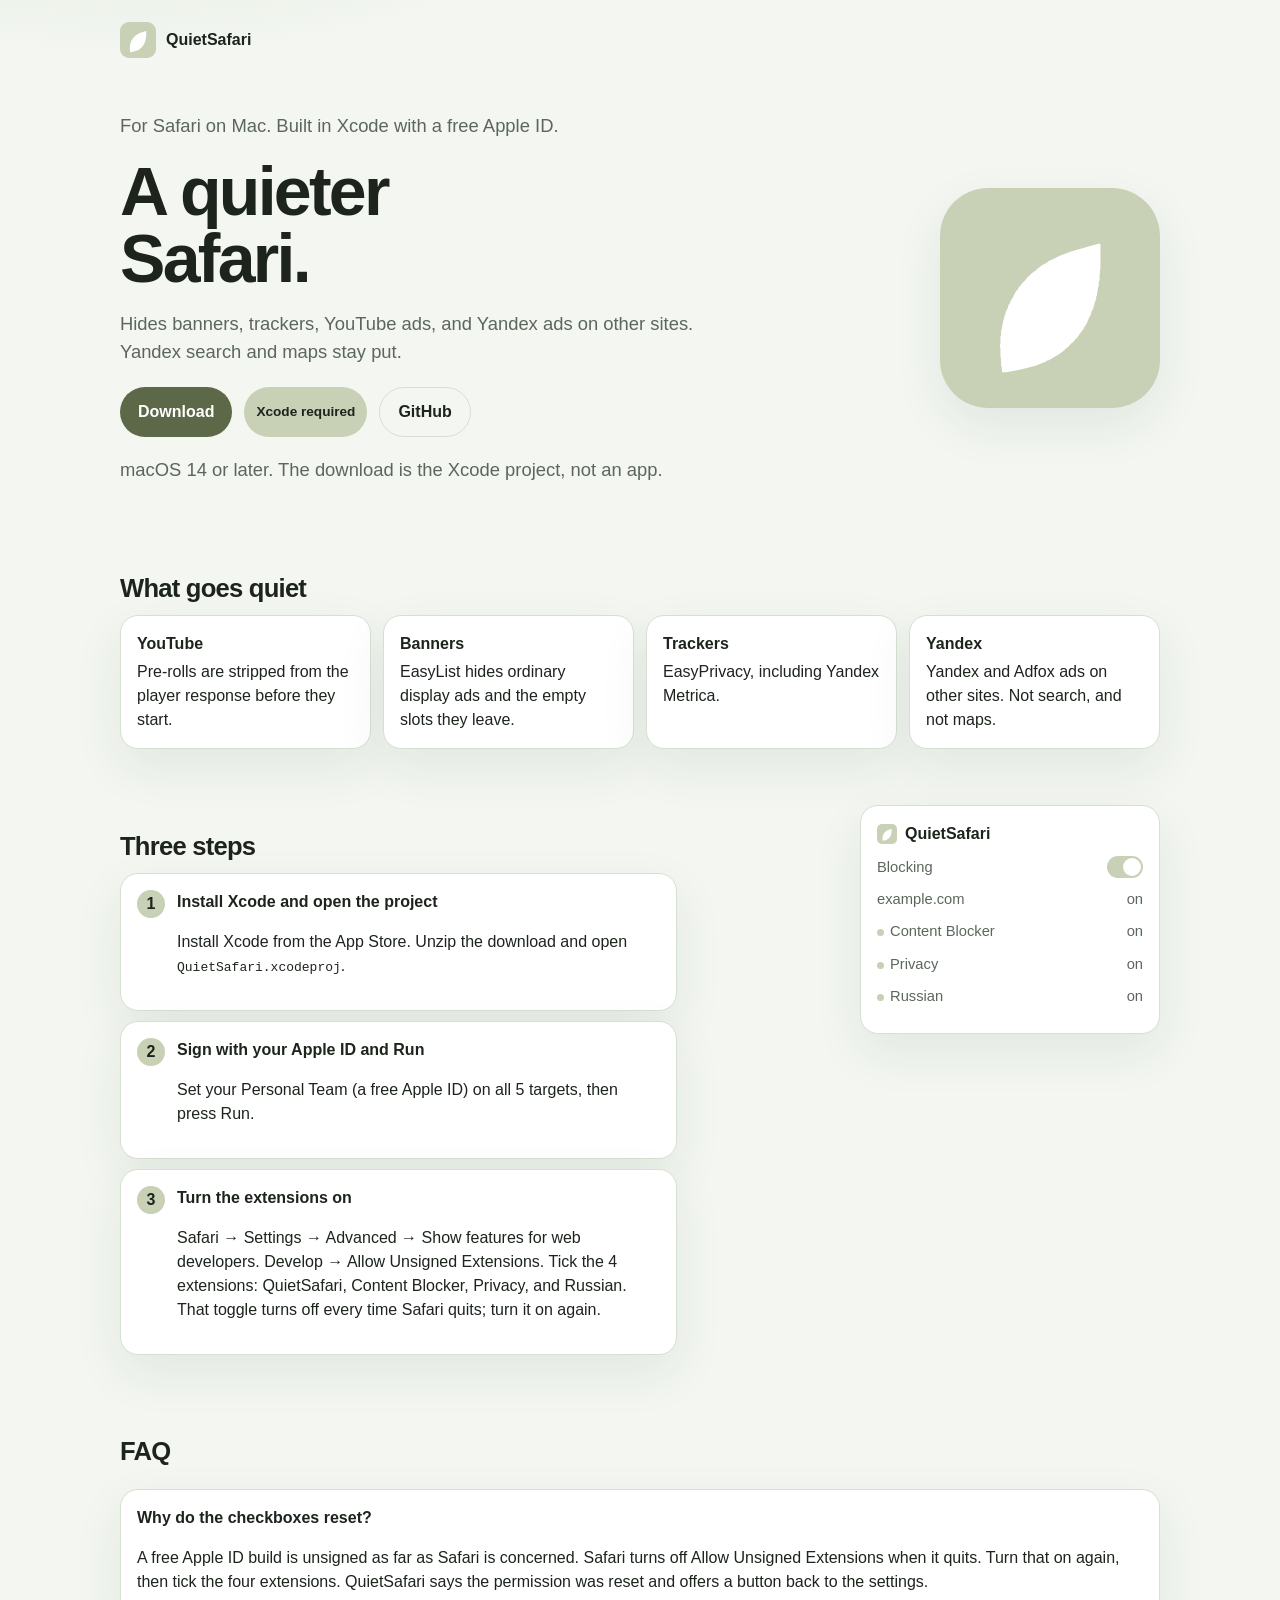
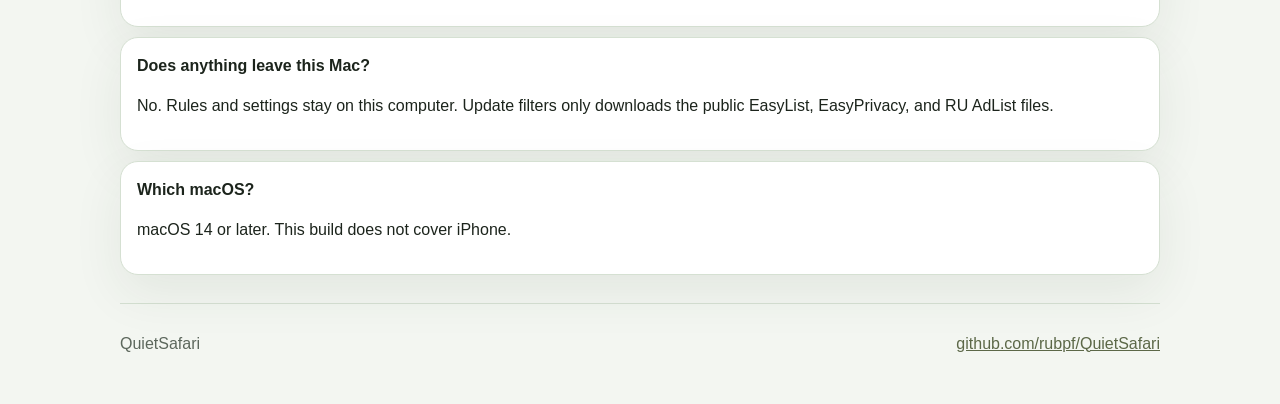
<file: site/index.html>
<!DOCTYPE html>
<html lang="en">
<head>
  <meta charset="utf-8">
  <meta name="viewport" content="width=device-width, initial-scale=1">
  <title>QuietSafari — a quieter Safari</title>
  <meta name="description" content="An ad blocker for Safari on Mac. YouTube, banners, trackers, and Yandex ads. Nothing leaves this computer.">
  <link rel="icon" href="icon.svg">
  <link rel="stylesheet" href="styles.css">
</head>
<body>
  <div class="wrap">
    <header class="top">
      <a class="brand" href="#top"><img src="icon.svg" alt=""> QuietSafari</a>
    </header>

    <main id="top" class="hero">
      <div>
        <p class="lede">For Safari on Mac. Built in Xcode with a free Apple ID.</p>
        <h1>A quieter<br>Safari.</h1>
        <p class="lede">Hides banners, trackers, YouTube ads, and Yandex ads on other sites. Yandex search and maps stay put.</p>
        <div class="actions">
          <a class="button" href="https://github.com/rubpf/QuietSafari/archive/refs/heads/main.zip">Download</a>
          <span class="badge">Xcode required</span>
          <a class="button quiet" href="https://github.com/rubpf/QuietSafari">GitHub</a>
        </div>
        <p class="lede">macOS 14 or later. The download is the Xcode project, not an app.</p>
      </div>
      <img class="hero-icon" src="icon.svg" alt="QuietSafari icon">
    </main>

    <section>
      <h2>What goes quiet</h2>
      <div class="grid">
        <article class="card"><strong>YouTube</strong><span>Pre-rolls are stripped from the player response before they start.</span></article>
        <article class="card"><strong>Banners</strong><span>EasyList hides ordinary display ads and the empty slots they leave.</span></article>
        <article class="card"><strong>Trackers</strong><span>EasyPrivacy, including Yandex Metrica.</span></article>
        <article class="card"><strong>Yandex</strong><span>Yandex and Adfox ads on other sites. Not search, and not maps.</span></article>
      </div>
    </section>

    <section class="layout">
      <div>
        <h2>Three steps</h2>
        <div class="steps">
          <article class="step">
            <div class="num">1</div>
            <div>
              <strong>Install Xcode and open the project</strong>
              <p>Install Xcode from the App Store. Unzip the download and open <code>QuietSafari.xcodeproj</code>.</p>
            </div>
          </article>
          <article class="step">
            <div class="num">2</div>
            <div>
              <strong>Sign with your Apple ID and Run</strong>
              <p>Set your Personal Team (a free Apple ID) on all 5 targets, then press Run.</p>
            </div>
          </article>
          <article class="step">
            <div class="num">3</div>
            <div>
              <strong>Turn the extensions on</strong>
              <p>Safari → Settings → Advanced → Show features for web developers. Develop → Allow Unsigned Extensions. Tick the 4 extensions: QuietSafari, Content Blocker, Privacy, and Russian. That toggle turns off every time Safari quits; turn it on again.</p>
            </div>
          </article>
        </div>
      </div>
      <aside class="mock" aria-hidden="true">
        <header><img src="icon.svg" alt=""> QuietSafari</header>
        <div class="row"><span>Blocking</span><span class="switch"><i></i></span></div>
        <div class="row"><span>example.com</span><span>on</span></div>
        <div class="row"><span><i class="dot"></i>Content Blocker</span><span>on</span></div>
        <div class="row"><span><i class="dot"></i>Privacy</span><span>on</span></div>
        <div class="row"><span><i class="dot"></i>Russian</span><span>on</span></div>
      </aside>
    </section>

    <section class="faq">
      <h2>FAQ</h2>
      <article>
        <h3>Why do the checkboxes reset?</h3>
        <p>A free Apple ID build is unsigned as far as Safari is concerned. Safari turns off Allow Unsigned Extensions when it quits. Turn that on again, then tick the four extensions. QuietSafari says the permission was reset and offers a button back to the settings.</p>
      </article>
      <article>
        <h3>Does anything leave this Mac?</h3>
        <p>No. Rules and settings stay on this computer. Update filters only downloads the public EasyList, EasyPrivacy, and RU AdList files.</p>
      </article>
      <article>
        <h3>Which macOS?</h3>
        <p>macOS 14 or later. This build does not cover iPhone.</p>
      </article>
    </section>

    <footer>
      <span>QuietSafari</span>
      <a href="https://github.com/rubpf/QuietSafari">github.com/rubpf/QuietSafari</a>
    </footer>
  </div>
</body>
</html>
</file>
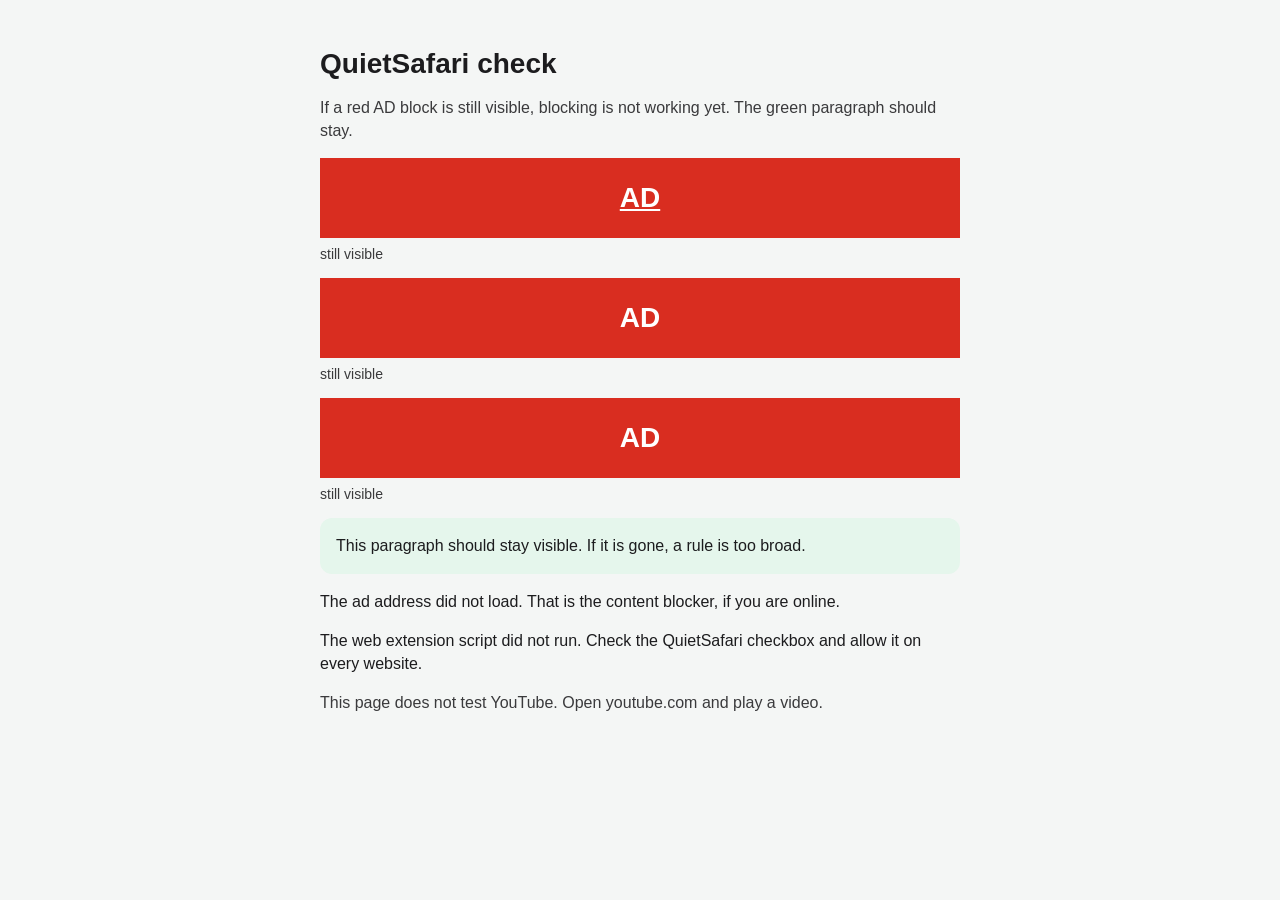
<file: App/TestPage.html>
<!DOCTYPE html>
<html lang="en">
<head>
  <meta charset="utf-8">
  <title>QuietSafari check</title>
  <style>
    body {
      margin: 0;
      font-family: -apple-system, BlinkMacSystemFont, "Segoe UI", sans-serif;
      background: #f4f6f5;
      color: #1c1c1e;
    }
    main {
      max-width: 640px;
      margin: 48px auto;
      padding: 0 20px 48px;
    }
    h1 { font-size: 28px; margin-bottom: 8px; }
    .note { color: #3a3a3c; line-height: 1.45; }
    .ad {
      display: block;
      margin: 16px 0;
      padding: 24px;
      background: #d92d20;
      color: white;
      font-size: 28px;
      font-weight: 700;
      text-align: center;
    }
    .keep {
      margin: 16px 0;
      padding: 16px;
      background: #e5f6ec;
      border-radius: 12px;
      line-height: 1.45;
    }
    .how {
      margin: -8px 0 16px;
      color: #3a3a3c;
      font-size: 14px;
    }
    #qs-net, #qs-ext { line-height: 1.45; }
  </style>
</head>
<body>
  <main>
    <h1>QuietSafari check</h1>
    <p class="note">If a red AD block is still visible, blocking is not working yet. The green paragraph should stay.</p>

    <ins class="adsbygoogle ad" id="slot-adsense">AD</ins>
    <p class="how" id="how-adsense">Checking what hid the first block…</p>
    <div id="google_ads_iframe_1" class="ad">AD</div>
    <p class="how" id="how-iframe">Checking what hid the second block…</p>
    <div id="div-gpt-ad-banner" class="ad">AD</div>
    <p class="how" id="how-gpt">Checking what hid the third block…</p>

    <p class="keep" id="keep">This paragraph should stay visible. If it is gone, a rule is too broad.</p>
    <p id="qs-net">Checking whether the ad-network request is blocked…</p>
    <p id="qs-ext">Checking whether the web extension script ran…</p>
    <p class="note">This page does not test YouTube. Open youtube.com and play a video.</p>
  </main>
  <script>
    var settled = false;
    function markNetwork(blocked) {
      if (settled) {
        return;
      }
      settled = true;
      var line = document.getElementById("qs-net");
      if (blocked) {
        line.textContent = "The ad address did not load. That is the content blocker, if you are online.";
      } else {
        line.textContent = "The ad script loaded. The Content Blocker network rule did not catch this address.";
      }
    }
    function mechanism(node) {
      if (!node) {
        return "block not found";
      }
      if (document.documentElement.dataset.qsAllowlisted === "1") {
        return "still visible: 127.0.0.1 is allowed";
      }
      var hidden = getComputedStyle(node).display === "none";
      if (node.dataset.qsBy === "extension") {
        return hidden ? "hidden by the web extension" : "marked by the web extension, but still visible";
      }
      if (hidden) {
        return "hidden by the content blocker";
      }
      return "still visible";
    }
    function reportSlots() {
      var pairs = [
        ["slot-adsense", "how-adsense"],
        ["google_ads_iframe_1", "how-iframe"],
        ["div-gpt-ad-banner", "how-gpt"]
      ];
      for (var i = 0; i < pairs.length; i += 1) {
        var node = document.getElementById(pairs[i][0]);
        var line = document.getElementById(pairs[i][1]);
        if (line) {
          line.textContent = mechanism(node);
        }
      }
      var ext = document.getElementById("qs-ext");
      if (!ext) {
        return;
      }
      if (document.documentElement.dataset.qsAllowlisted === "1") {
        ext.textContent = "The web extension ran and is not hiding blocks: 127.0.0.1 is in the allowlist. Remove it in QuietSafari.";
      } else if (document.documentElement.dataset.qsCosmeticSeen === "1") {
        ext.textContent = "The web extension script ran on this page.";
      } else {
        ext.textContent = "The web extension script did not run. Check the QuietSafari checkbox and allow it on every website.";
      }
    }
    setTimeout(reportSlots, 400);
    setTimeout(reportSlots, 1500);
    setTimeout(reportSlots, 3000);
    setTimeout(function () { markNetwork(true); }, 8000);
  </script>
  <script src="https://pagead2.googlesyndication.com/pagead/js/adsbygoogle.js" onload="markNetwork(false)" onerror="markNetwork(true)"></script>
</body>
</html>
</file>
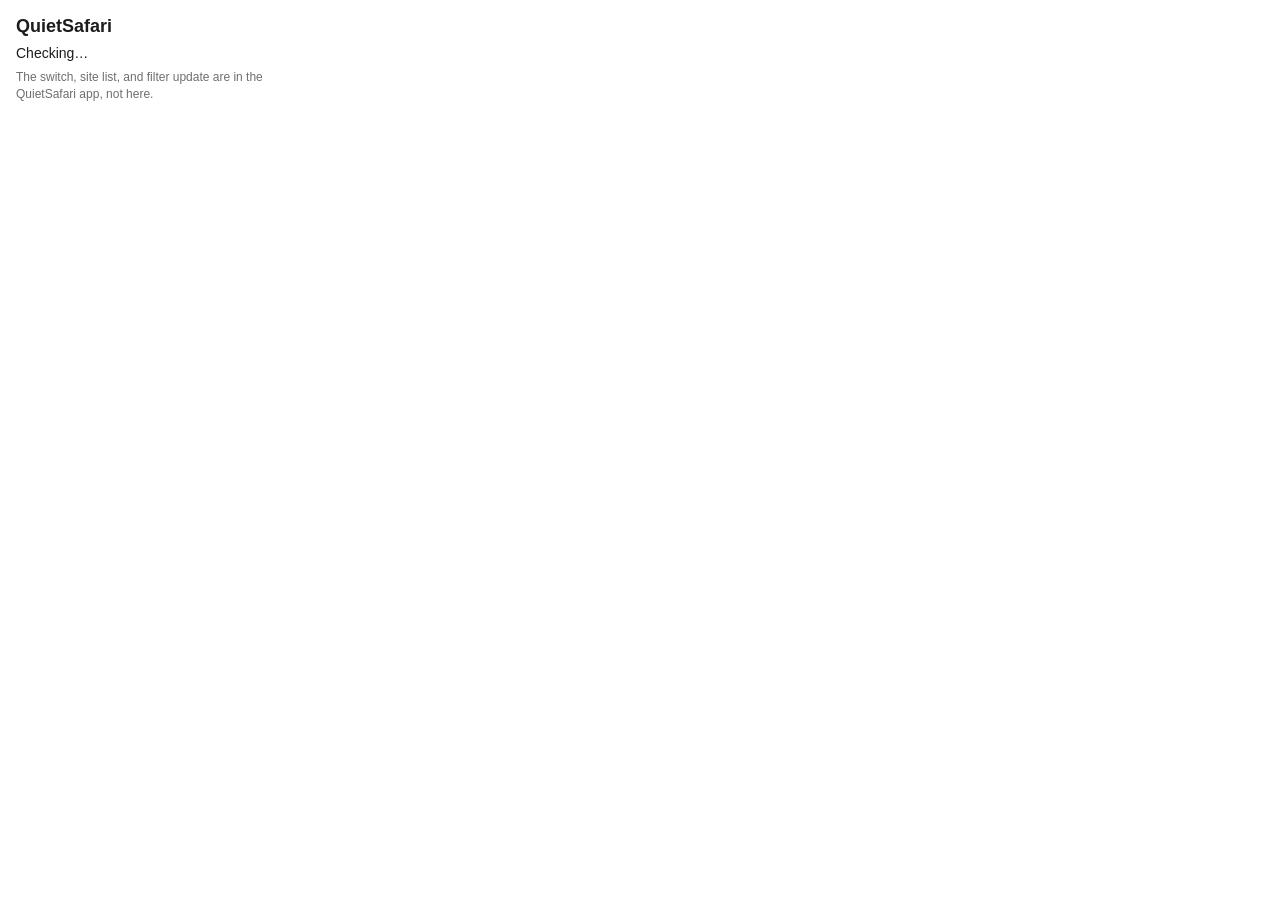
<file: Extension/Resources/popup.html>
<!DOCTYPE html>
<html lang="en">
<head>
  <meta charset="utf-8">
  <title>QuietSafari</title>
  <link rel="stylesheet" href="popup.css">
</head>
<body>
  <h1>QuietSafari</h1>
  <p id="status">Checking…</p>
  <p id="count"></p>
  <p class="hint">The switch, site list, and filter update are in the QuietSafari app, not here.</p>
  <script src="popup.js"></script>
</body>
</html>
</file>
<file: site/styles.css>
:root {
  --paper: #f3f6f1;
  --ink: #1c241c;
  --muted: #5c675c;
  --line: #d5e0d2;
  --sage: #c8d0b5;
  --sage-deep: #5c6848;
  --card: #ffffff;
  --shadow: 0 18px 50px rgba(40, 60, 40, 0.08);
  color-scheme: light;
}

@media (prefers-color-scheme: dark) {
  :root {
    --paper: #171c17;
    --ink: #e7eee4;
    --muted: #b7c3b4;
    --line: #2c362c;
    --sage: #c8d0b5;
    --sage-deep: #d5dcc8;
    --card: #212821;
    --shadow: 0 18px 50px rgba(0, 0, 0, 0.35);
    color-scheme: dark;
  }
}

* { box-sizing: border-box; }

html { scroll-behavior: smooth; }

body {
  margin: 0;
  font-family: "Avenir Next", "Segoe UI", sans-serif;
  background:
    radial-gradient(900px 420px at 10% -10%, rgba(168, 196, 154, 0.35), transparent 60%),
    var(--paper);
  color: var(--ink);
  line-height: 1.5;
}

a { color: var(--sage-deep); }

.wrap {
  width: min(1040px, calc(100% - 40px));
  margin: 0 auto;
}

.top {
  display: flex;
  align-items: center;
  justify-content: space-between;
  padding: 22px 0 8px;
}

.brand {
  display: flex;
  gap: 10px;
  align-items: center;
  color: inherit;
  text-decoration: none;
  font-weight: 600;
}

.brand img, .hero-icon {
  width: 36px;
  height: 36px;
  border-radius: 9px;
}

.hero {
  display: grid;
  grid-template-columns: 1.3fr 0.7fr;
  gap: 36px;
  align-items: center;
  padding: 28px 0 18px;
  animation: rise 0.7s ease both;
}

h1 {
  font-size: clamp(40px, 6vw, 68px);
  line-height: 0.98;
  letter-spacing: -0.04em;
  margin: 12px 0;
  font-weight: 560;
}

.lede { font-size: 1.15rem; color: var(--muted); max-width: 38rem; }

.actions { display: flex; flex-wrap: wrap; gap: 12px; margin-top: 22px; }

.button {
  display: inline-flex;
  align-items: center;
  gap: 8px;
  background: var(--sage-deep);
  color: #fff;
  text-decoration: none;
  border: 0;
  border-radius: 999px;
  padding: 12px 18px;
  font: inherit;
  font-weight: 600;
  cursor: pointer;
}

.button.quiet {
  background: transparent;
  color: var(--ink);
  border: 1px solid var(--line);
}

.badge {
  display: inline-flex;
  align-items: center;
  border-radius: 999px;
  padding: 6px 12px;
  background: var(--sage);
  color: #1c241c;
  font-size: 0.85rem;
  font-weight: 600;
}

.hero-icon {
  width: min(220px, 70%);
  height: auto;
  border-radius: 48px;
  justify-self: end;
  box-shadow: var(--shadow);
  animation: float 6s ease-in-out infinite;
}

.brew {
  display: flex;
  gap: 8px;
  align-items: center;
  margin-top: 18px;
  background: var(--card);
  border: 1px solid var(--line);
  border-radius: 14px;
  padding: 10px 12px;
  max-width: 40rem;
}

.brew code { font-size: 0.86rem; overflow-x: auto; }

section { padding: 28px 0; }

h2 {
  font-size: 1.6rem;
  letter-spacing: -0.03em;
  margin-bottom: 8px;
}

.grid {
  display: grid;
  grid-template-columns: repeat(4, 1fr);
  gap: 12px;
}

.card, .step, .faq article, .mock {
  background: var(--card);
  border: 1px solid var(--line);
  border-radius: 18px;
  padding: 16px;
  box-shadow: var(--shadow);
}

.card strong { display: block; margin-bottom: 4px; }

.layout {
  display: grid;
  grid-template-columns: 1.1fr 0.9fr;
  gap: 28px;
  align-items: start;
}

.steps { display: grid; gap: 10px; }

.step { display: grid; grid-template-columns: auto 1fr; gap: 12px; }
.num {
  width: 28px;
  height: 28px;
  border-radius: 50%;
  background: var(--sage);
  color: #1c241c;
  display: grid;
  place-items: center;
  font-weight: 700;
}

.mock { width: min(300px, 100%); margin-left: auto; }
.mock header { display: flex; gap: 8px; align-items: center; font-weight: 650; }
.mock header img { width: 20px; height: 20px; border-radius: 5px; }
.row { display: flex; justify-content: space-between; align-items: center; margin: 10px 0; color: var(--muted); font-size: 0.92rem; }
.switch {
  width: 36px; height: 22px; border-radius: 99px; background: var(--sage); position: relative;
}
.switch i {
  position: absolute; top: 2px; right: 2px; width: 18px; height: 18px; border-radius: 50%; background: white;
}
.dot { width: 7px; height: 7px; border-radius: 50%; background: var(--sage); display: inline-block; margin-right: 6px; }

.faq { display: grid; gap: 10px; }
.faq h3 { margin: 0 0 6px; font-size: 1rem; }

footer {
  display: flex;
  justify-content: space-between;
  gap: 12px;
  padding: 28px 0 48px;
  color: var(--muted);
  border-top: 1px solid var(--line);
}

@media (max-width: 800px) {
  .hero, .layout, .grid { grid-template-columns: 1fr; }
  .hero-icon, .mock { justify-self: start; margin-left: 0; }
}

@keyframes rise {
  from { opacity: 0; transform: translateY(10px); }
  to { opacity: 1; transform: none; }
}

@keyframes float {
  0%, 100% { transform: translateY(0); }
  50% { transform: translateY(-8px); }
}

@media (prefers-reduced-motion: reduce) {
  .hero, .hero-icon { animation: none; }
}
</file>
<file: Extension/Resources/popup.css>
body {
  margin: 0;
  padding: 16px;
  width: 280px;
  font-family: -apple-system, BlinkMacSystemFont, "Segoe UI", sans-serif;
  color: #1c1c1e;
}

h1 {
  margin: 0 0 8px;
  font-size: 18px;
}

#status,
#count {
  margin: 0 0 8px;
  font-size: 14px;
}

.hint {
  margin: 8px 0 0;
  font-size: 12px;
  line-height: 1.4;
  color: #6e6e73;
}

@media (prefers-color-scheme: dark) {
  body {
    background: #1c1c1e;
    color: #f2f2f7;
  }

  .hint {
    color: #aeaeb2;
  }
}
</file>
